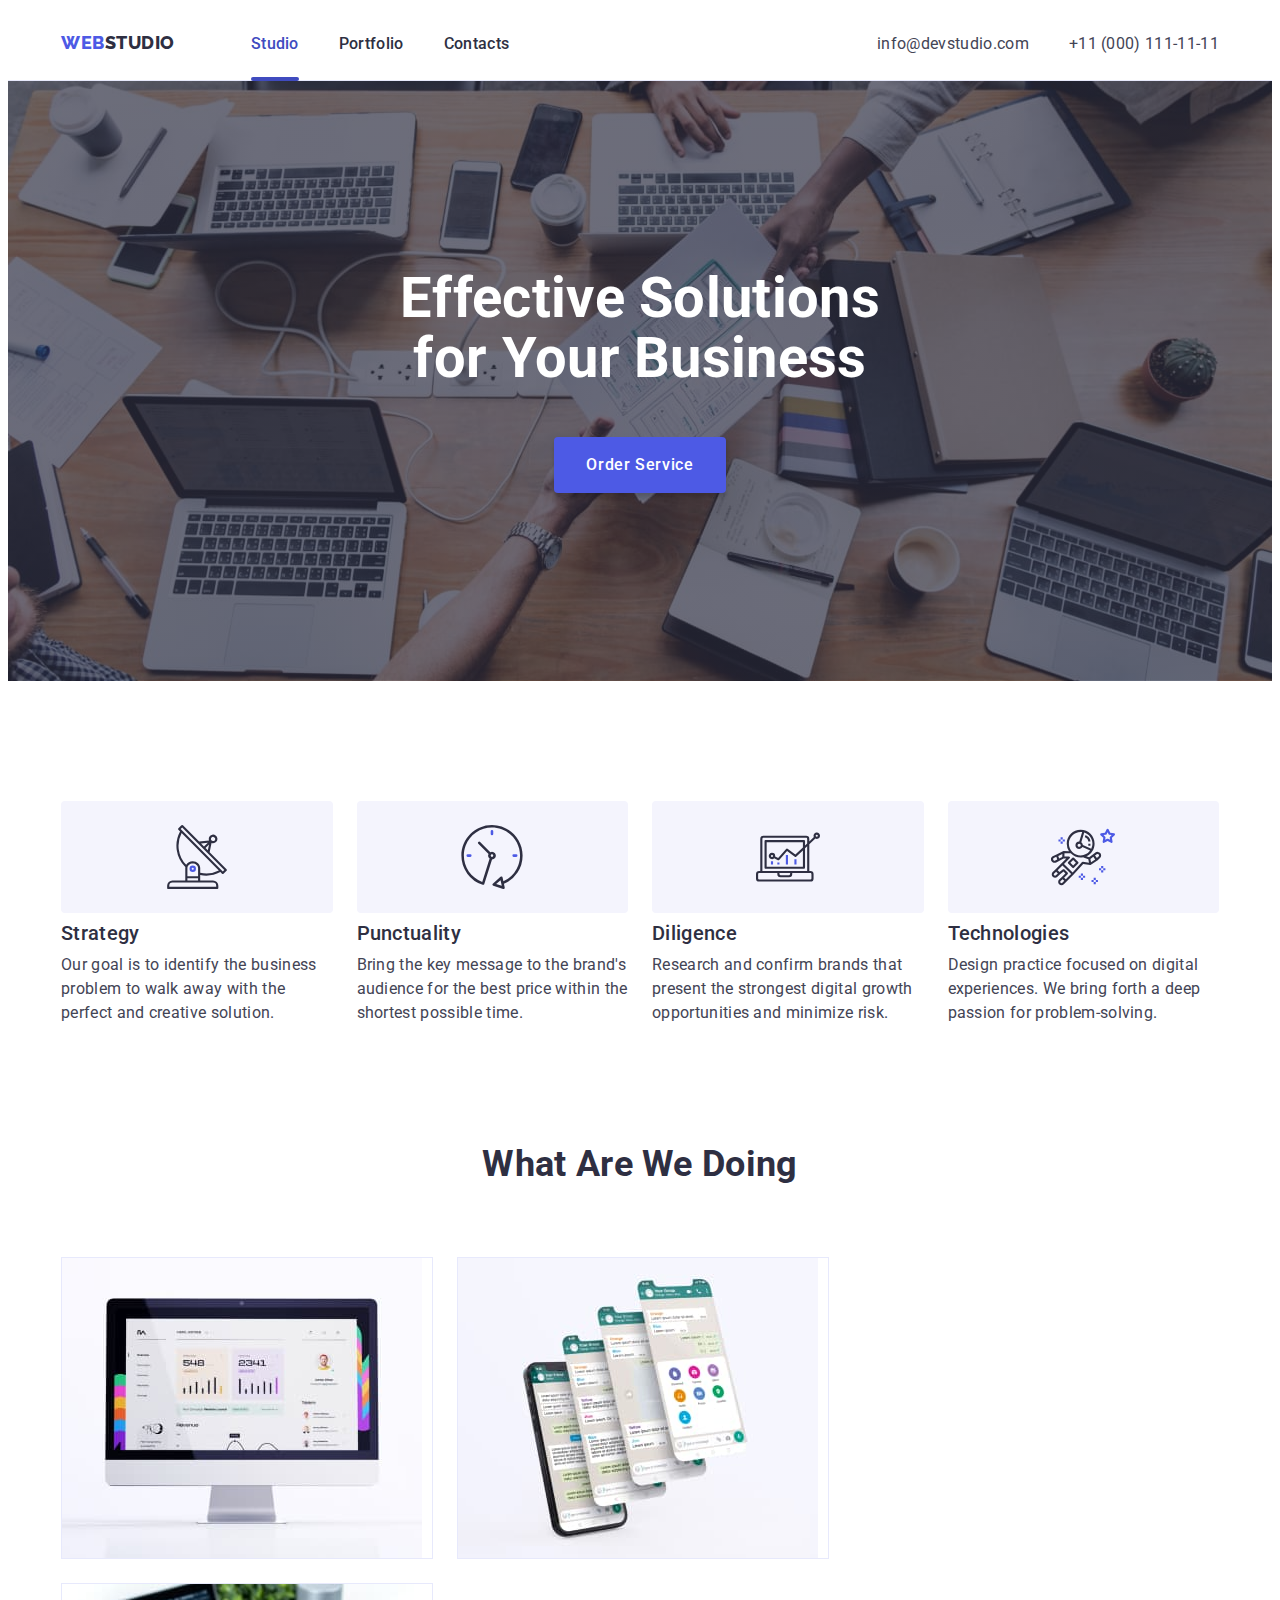
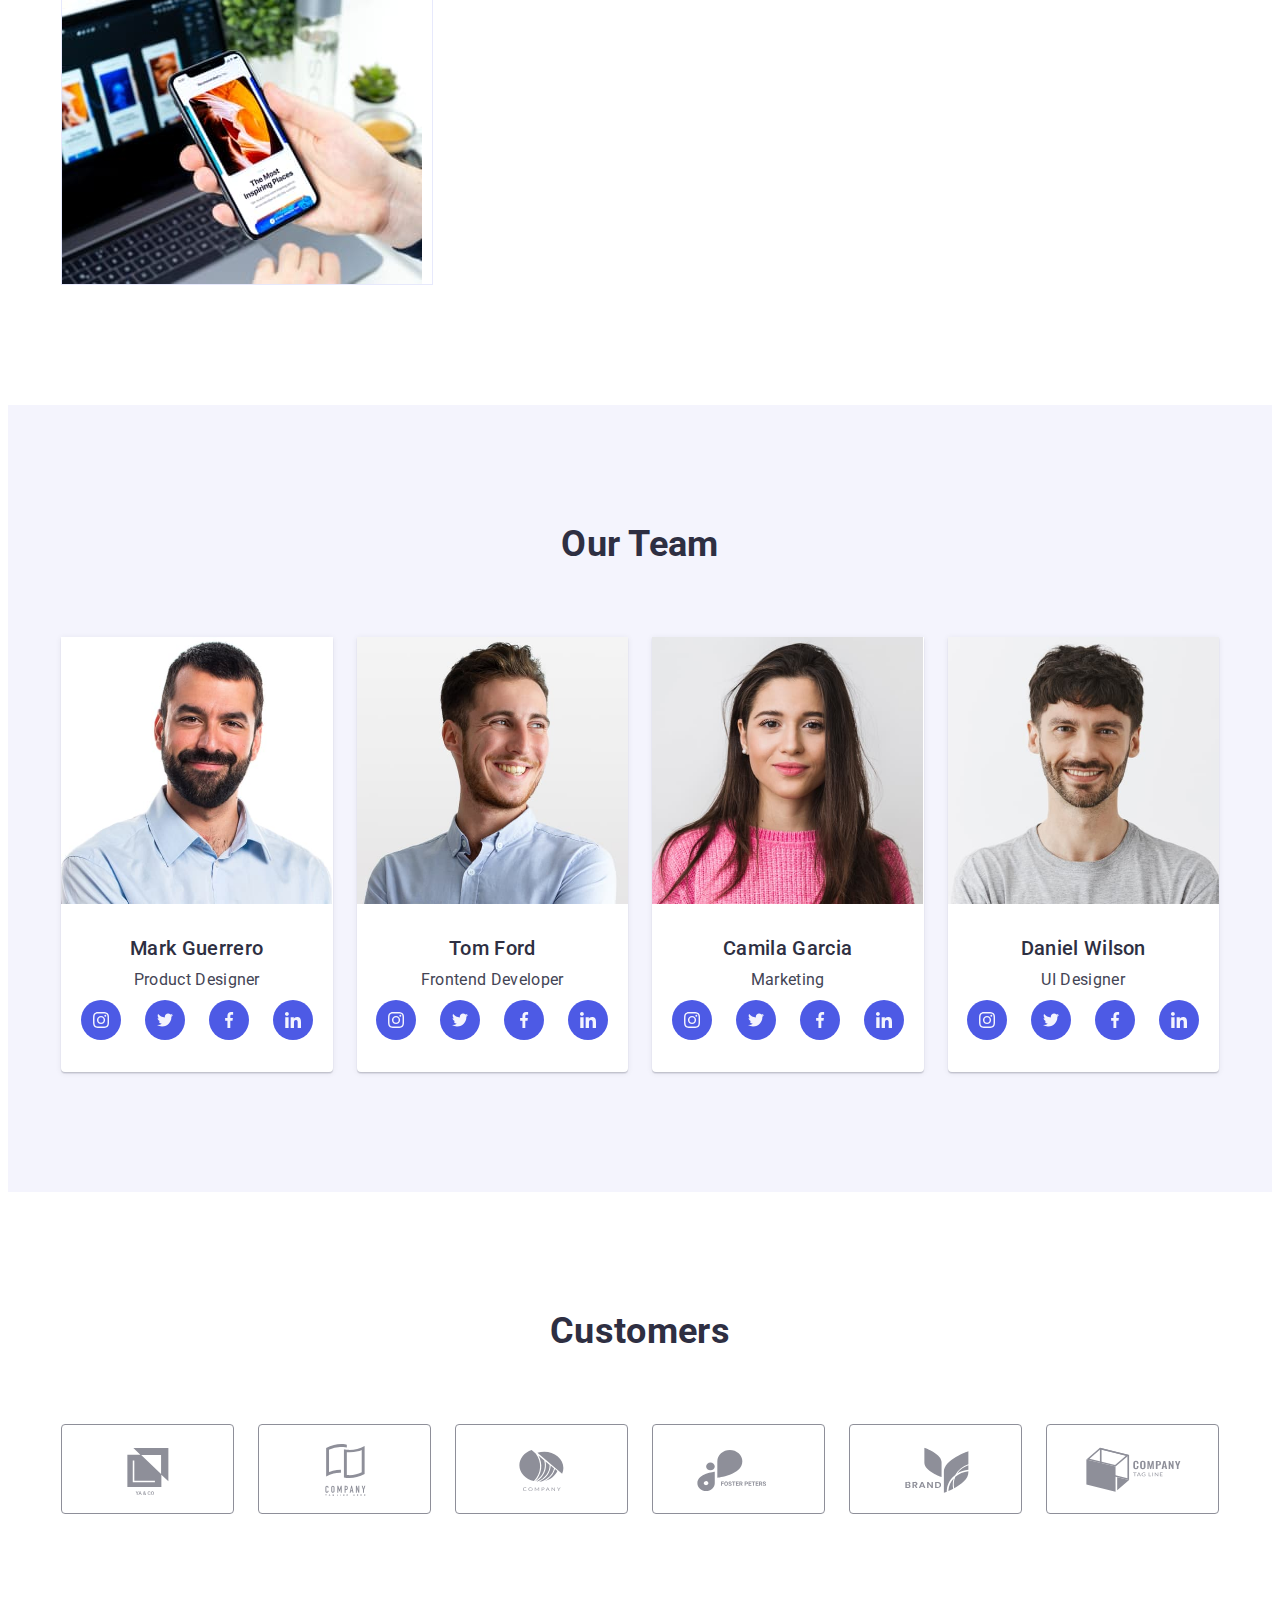
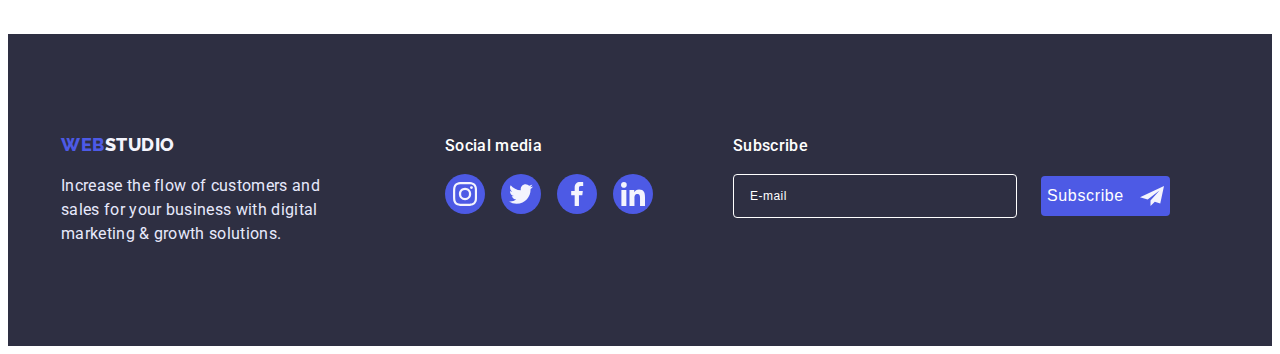
<file: index.html>
<!DOCTYPE html>
<html lang="en">

<head>
    <meta charset="UTF-8">
    <meta http-equiv="X-UA-Compatible" content="IE=edge">
    <meta name="viewport" content="width=device-width, initial-scale=1.0">
    <title>Studio</title>
    <link rel="preconnect" href="https://fonts.googleapis.com">
    <link rel="preconnect" href="https://fonts.gstatic.com" crossorigin>
    <link
        href="https://fonts.googleapis.com/css2?family=Raleway:wght@800&family=Roboto:wght@400;500;700;900&display=swap"
        rel="stylesheet">
    <link rel="stylesheet" href="https://cdnjs.cloudflare.com/ajax/libs/modern-normalize/1.1.0/modern-normalize.min.css"
        integrity="sha512-wpPYUAdjBVSE4KJnH1VR1HeZfpl1ub8YT/NKx4PuQ5NmX2tKuGu6U/JRp5y+Y8XG2tV+wKQpNHVUX03MfMFn9Q=="
        crossorigin="anonymous" referrerpolicy="no-referrer" />
    <link rel="stylesheet" href="./css/styles.css">
</head>

<body>
    <header class="header">
        <div class="container header-container">
            <nav class="header-pagination">
                <a class="logo-header logo link" href="./index.html">Web<span class="logo-hpart">Studio</span></a>
                <ul class="header-list">
                    <li class="header-item">
                        <a class="header-sheet active link" href="./index.html">Studio</a>
                    </li>
                    <li class="header-item">
                        <a class="header-sheet normal link" href="./portfolio.html">Portfolio </a>
                    </li>
                    <li class="header-item">
                        <a class="header-sheet normal link" href="#">Contacts</a>
                    </li>
                </ul>
            </nav>
            <address class="header-address">
                <ul class="address-list">
                    <li class="address-item">
                        <a class="contact link" href="mailto:info@devstudio.com">info@devstudio.com</a>
                    </li>
                    <li class="address-item">
                        <a class="contact link" href="tel:+110001111111">+11 (000) 111-11-11</a>
                    </li>
                </ul>
            </address>
            <div class="header-mob">
                <button class="header-mob-open-bn" data-menu-open type="button">
                    <svg class="header-mob-open-ikon">
                        <use href="./images/ikons.svg#icon-charm_menu-hamburger"></use>
                    </svg>
                </button>
            </div>
        </div>
        <div class="header-mob-menu is-hidden" data-menu>
            <button class="header-mob-close-bn" data-menu-close type="button">
                <svg class="mob-close-ikon">
                    <use href="./images/ikons.svg#icon-close-black"></use>
                </svg>
            </button>
            <ul class="mob-menu-list">
                <li class="mob-menu-item">
                    <a class="mob-menu-sheet link" href="./index.html">Studio</a>
                </li>
                <li class="mob-menu-item">
                    <a class="mob-menu-sheet link" href="./portfolio.html">Portfolio </a>
                </li>
                <li class="mob-menu-item">
                    <a class="mob-menu-sheet link" href="#">Contacts</a>
                </li>
            </ul>
            <div class="mob-contacts">
                <ul class="mob-address-list">
                    <li class="mob-address-item">
                        <a class="mob-contact tel link" href="tel:+110001111111">+11 (000) 111-11-11</a>
                    </li>
                    <li class="mob-address-item">
                        <a class="mob-contact email link" href="mailto:info@devstudio.com">info@devstudio.com</a>
                    </li>
                </ul>
                <ul class="mob-list ikon-list grid-list">
                    <li class="ikon-item">
                        <a class="teem-ikon-bg ikon-bg" href="#" aria-label="instagram">
                            <svg class="ikon">
                                <use href="./images/ikons.svg#icon-instagram"></use>
                            </svg>
                        </a>
                    </li>
                    <li class="ikon-item">
                        <a class="teem-ikon-bg ikon-bg" href="#" aria-label="twitter">
                            <svg class="ikon">
                                <use href="./images/ikons.svg#icon-twitter"></use>
                            </svg>
                        </a>
                    </li>
                    <li class="ikon-item">
                        <a class="teem-ikon-bg ikon-bg" href="#" aria-label="facebook">
                            <svg class="ikon">
                                <use href="./images/ikons.svg#icon-facebook"></use>
                            </svg>
                        </a>
                    </li>
                    <li class="ikon-item">
                        <a class="teem-ikon-bg ikon-bg" href="#" aria-label="linkedin">
                            <svg class="ikon">
                                <use href="./images/ikons.svg#icon-linkedin"></use>
                            </svg>
                        </a>
                    </li>
                </ul>
            </div>
        </div>
    </header>
    <main>
        <section class="hero">
            <div class="container">
                <h1 class="hero-title">
                    Effective Solutions for Your Business
                </h1>
                <button class="hero-button" type="button" data-modal-open>Order Service</button>
            </div>
        </section>
        <section class="possibilities">
            <div class="container">
                <h2 class="possibilities-title visually-hidden">Аbout Us</h2>
                <ul class="possibilities-list grid-list">
                    <li class="possibilities-item grid-item">
                        <div class="possibilities-background">
                            <svg class="possibilities-ikon">
                                <use href="./images/ikons.svg#icon-antenna"></use>
                            </svg>
                        </div>
                        <h3 class="possibilities-subtitle subtitle">Strategy</h3>
                        <p class="possibilities-text">
                            Our goal is to identify the business problem to walk away with the perfect and creative
                            solution.
                        </p>
                    </li>
                    <li class="possibilities-item grid-item">
                        <div class="possibilities-background">
                            <svg class="possibilities-ikon">
                                <use href="./images/ikons.svg#icon-clock"></use>
                            </svg>
                        </div>
                        <h3 class="possibilities-subtitle subtitle">Punctuality</h3>
                        <p class="possibilities-text">
                            Bring the key message to the brand's audience for the best price within the shortest
                            possible time.
                        </p>
                    </li>
                    <li class="possibilities-item grid-item">
                        <div class="possibilities-background">
                            <svg class="possibilities-ikon">
                                <use href="./images/ikons.svg#icon-diagram"></use>
                            </svg>
                        </div>
                        <h3 class="possibilities-subtitle subtitle">Diligence</h3>
                        <p class="possibilities-text">
                            Research and confirm brands that present the strongest digital growth opportunities and
                            minimize risk.
                        </p>
                    </li>
                    <li class="possibilities-item grid-item">
                        <div class="possibilities-background">
                            <svg class="possibilities-ikon">
                                <use href="./images/ikons.svg#icon-astronaut"></use>
                            </svg>
                        </div>
                        <h3 class="possibilities-subtitle subtitle">Technologies</h3>
                        <p class="possibilities-text">
                            Design practice focused on digital experiences. We bring forth a deep passion for
                            problem-solving.
                        </p>
                    </li>
                </ul>
            </div>
        </section>
        <section class="works">
            <div class="container">
                <h2 class="title">What are we doing</h2>
                <ul class="work-list grid-list">
                    <li class="works-item grid-item">
                        <img srcset="./images/pict-studio/desktop-1x.jpg 1x, ./images/pict-studio/desktop-2x.jpg 2x"
                            src="./images/pict-studio/desktop-1x.jpg" alt="letter to James on display" width="360"
                            height="300">
                    </li>
                    <li class="works-item grid-item">
                        <img srcset="./images/pict-studio/mobile-1x.jpg 1x, ./images/pict-studio/mobile-2x.jpg 2x"
                            src="./images/pict-studio/desktop-1x.jpg" alt="letter to James on display" width="360"
                            height="300">
                    </li>
                    <li class="works-item grid-item">
                        <img srcset="./images/pict-studio/synch-1x.jpg 1x, ./images/pict-studio/synch-2x.jpg 2x"
                            src="./images/pict-studio/synch-1x.jpg" alt="man synchronizing mobile with laptop"
                            width="360" height="300">
                    </li>

                </ul>
            </div>
        </section>
        <section class="team">
            <div class="team-container container">
                <h2 class="title">Our Team</h2>
                <ul class="team-list grid-list">
                    <li class="team-item grid-item">
                        <img srcset="
                                            ./images/photo-team-studio/mark-guerrero-1x.jpg 264w,
                                            ./images/photo-team-studio/mark-guerrero-2x.jpg 544w,
                                            ./images/photo-team-studio/mark-guerrero-3x.jpg 792w,
                                            ./images/photo-team-studio/mark-guerrero-4x.jpg 1056w,"
                            src="./images/photo-team-studio/mark-guerrero-1x.jpg" alt="Mark Guerrero photo"
                            sizes="(min-width: 1200px)25vw, (min-width: 768px) 50vw, 100vw">

                        <div class="team-box">
                            <h3 class="subtitle">Mark Guerrero</h3>
                            <p class="team-text">Product Designer</p>
                            <ul class="ikon-list grid-list">
                                <li class="ikon-item">
                                    <a class="ikon-bg" href="#" aria-label="instagram">
                                        <svg class="ikon">
                                            <use href="./images/ikons.svg#icon-instagram"></use>
                                        </svg>
                                    </a>
                                </li>
                                <li class="ikon-item">
                                    <a class="ikon-bg" href="#" aria-label="twitter">
                                        <svg class="ikon">
                                            <use href="./images/ikons.svg#icon-twitter"></use>
                                        </svg>
                                    </a>
                                </li>
                                <li class="ikon-item">
                                    <a class="ikon-bg" href="#" aria-label="facebook">
                                        <svg class="ikon">
                                            <use href="./images/ikons.svg#icon-facebook"></use>
                                        </svg>
                                    </a>
                                </li>
                                <li class="ikon-item">
                                    <a class="ikon-bg" href="#" aria-label="linkedin">
                                        <svg class="ikon">
                                            <use href="./images/ikons.svg#icon-linkedin"></use>
                                        </svg>
                                    </a>
                                </li>
                            </ul>
                        </div>
                    <li class="team-item grid-item">
                        <img srcset="
                                            ./images/photo-team-studio/tom-ford-1x.jpg 264w,
                                            ./images/photo-team-studio/tom-ford-2x.jpg 544w,
                                            ./images/photo-team-studio/tom-ford-3x.jpg 792w,
                                            ./images/photo-team-studio/tom-ford-4x.jpg 1056w,"
                            src="./images/photo-team-studio/tom-ford-1x.jpg" alt="Tom Ford photo"
                            sizes="(min-width: 1200px)25vw, (min-width: 768px) 50vw, 100vw">

                        <div class="team-box">
                            <h3 class="subtitle">Tom Ford</h3>
                            <p class="team-text">Frontend Developer</p>
                            <ul class="ikon-list grid-list">
                                <li class="ikon-item">
                                    <a class="ikon-bg" href="#" aria-label="instagram">
                                        <svg class="ikon">
                                            <use href="./images/ikons.svg#icon-instagram"></use>
                                        </svg>
                                    </a>
                                </li>
                                <li class="ikon-item">
                                    <a class="ikon-bg" href="#" aria-label="twitter">
                                        <svg class="ikon">
                                            <use href="./images/ikons.svg#icon-twitter"></use>
                                        </svg>
                                    </a>
                                </li>
                                <li class="ikon-item">
                                    <a class="ikon-bg" href="#" aria-label="facebook">
                                        <svg class="ikon">
                                            <use href="./images/ikons.svg#icon-facebook"></use>
                                        </svg>
                                    </a>
                                </li>
                                <li class="ikon-item">
                                    <a class="ikon-bg" href="#" aria-label="linkedin">
                                        <svg class="ikon">
                                            <use href="./images/ikons.svg#icon-linkedin"></use>
                                        </svg>
                                    </a>
                                </li>
                            </ul>
                        </div>
                    </li>
                    <li class="team-item grid-item">
                        <img srcset="./images/photo-team-studio/camila-garcia-1x.jpg 264w,
                                                                    ./images/photo-team-studio/camila-garcia-2x.jpg 544w,
                                                                    ./images/photo-team-studio/camila-garcia-3x.jpg 792w,
                                                                    ./images/photo-team-studio/camila-garcia-4x.jpg 1056w,"
                            src="./images/photo-team-studio/camila-garcia-1x.jpg" alt="Camila Garcia photo"
                            sizes="(min-width: 1200px)25vw, (min-width: 768px) 50vw, 100vw">

                        <div class="team-box">
                            <h3 class="subtitle">Camila Garcia</h3>
                            <p class="team-text">Marketing</p>
                            <ul class="ikon-list grid-list">
                                <li class="ikon-item">
                                    <a class="ikon-bg" href="#" aria-label="instagram">
                                        <svg class="ikon">
                                            <use href="./images/ikons.svg#icon-instagram"></use>
                                        </svg>
                                    </a>
                                </li>
                                <li class="ikon-item">
                                    <a class="ikon-bg" href="#" aria-label="twitter">
                                        <svg class="ikon">
                                            <use href="./images/ikons.svg#icon-twitter"></use>
                                        </svg>
                                    </a>
                                </li>
                                <li class="ikon-item">
                                    <a class="ikon-bg" href="#" aria-label="facebook">
                                        <svg class="ikon">
                                            <use href="./images/ikons.svg#icon-facebook"></use>
                                        </svg>
                                    </a>
                                </li>
                                <li class="ikon-item">
                                    <a class="ikon-bg" href="#" aria-label="linkedin">
                                        <svg class="ikon">
                                            <use href="./images/ikons.svg#icon-linkedin"></use>
                                        </svg>
                                    </a>
                                </li>
                            </ul>
                        </div>
                    </li>
                    <li class="team-item grid-item">
                        <img srcset="./images/photo-team-studio/daniel-wilson-1x.jpg 264w,
                                            ./images/photo-team-studio/daniel-wilson-2x.jpg 544w,
                                            ./images/photo-team-studio/daniel-wilson-3x.jpg 792w,
                                            ./images/photo-team-studio/daniel-wilson-4x.jpg 1056w,"
                            src="./images/photo-team-studio/daniel-wilson-1x.jpg" alt="Daniel Wilson photo"
                            sizes="(min-width: 1200px)25vw, (min-width: 768px) 50vw, 100vw">

                        <div class="team-box">
                            <h3 class="subtitle">Daniel Wilson</h3>
                            <p class="team-text">UI Designer</p>
                            <ul class="ikon-list grid-list">
                                <li class="ikon-item">
                                    <a class="ikon-bg" href="#" aria-label="instagram">
                                        <svg class="ikon">
                                            <use href="./images/ikons.svg#icon-instagram"></use>
                                        </svg>
                                    </a>
                                </li>
                                <li class="ikon-item">
                                    <a class="ikon-bg" href="#" aria-label="twitter">
                                        <svg class="ikon">
                                            <use href="./images/ikons.svg#icon-twitter"></use>
                                        </svg>
                                    </a>
                                </li>
                                <li class="ikon-item">
                                    <a class="ikon-bg" href="#" aria-label="facebook">
                                        <svg class="ikon">
                                            <use href="./images/ikons.svg#icon-facebook"></use>
                                        </svg>
                                    </a>
                                </li>
                                <li class="ikon-item">
                                    <a class="ikon-bg" href="#" aria-label="linkedin">
                                        <svg class="ikon">
                                            <use href="./images/ikons.svg#icon-linkedin"></use>
                                        </svg>
                                    </a>
                                </li>
                            </ul>
                        </div>
                    </li>
                </ul>
            </div>
        </section>
        <section class="customers">
            <div class="customers-container container">
                <h2 class="title">Customers</h2>
                <ul class="customers-list grid-list">
                    <li class="customers-item grid-item">
                        <a class="customers-link" href="#" aria-label="company YA & CO">
                            <svg class="customers-ikon">
                                <use href="./images/ikons.svg#icon-ya-co"></use>
                            </svg>
                        </a>
                    </li>
                    <li class="customers-item grid-item">
                        <a class="customers-link" href="#" aria-label="company Tag Line Here">
                            <svg class="customers-ikon">
                                <use href="./images/ikons.svg#icon-tagline-here"></use>
                            </svg>
                        </a>
                    </li>
                    <li class="customers-item grid-item">
                        <a class="customers-link" href="#" aria-label="company Company">
                            <svg class="customers-ikon">
                                <use href="./images/ikons.svg#icon-company"></use>
                            </svg>
                        </a>
                    </li>
                    <li class="customers-item grid-item">
                        <a class="customers-link" href="#" aria-label="company Foster Peter">
                            <svg class="customers-ikon">
                                <use href="./images/ikons.svg#icon-forester-peters"></use>
                            </svg>
                        </a>
                    </li>
                    <li class="customers-item grid-item">
                        <a class="customers-link" href="#" aria-label="company Brend">
                            <svg class="customers-ikon">
                                <use href="./images/ikons.svg#icon-brand"></use>
                            </svg>
                        </a>
                    </li>
                    <li class="customers-item grid-item">
                        <a class="customers-link" href="#" aria-label="company Tag Line">
                            <svg class="customers-ikon">
                                <use href="./images/ikons.svg#icon-tag-line"></use>
                            </svg>
                        </a>
                    </li>
                </ul>
            </div>
        </section>
    </main>
    <footer class="footer">
        <div class="footer-container container">
            <div class="footer-offer">
                <a href="./index.html" class="logo-footer logo link">Web<span class="logo-fpart">Studio</span></a>
                <p class="footer-text">
                    Increase the flow of customers and sales for your business with digital marketing & growth
                    solutions.
                </p>
            </div>
            <div class="footer-social">
                <p class="footer-ikon-title">
                    Social media
                </p>
                <ul class="footer-ikon-list grid-list">
                    <li class="grid-item">
                        <a class="footer-bg ikon-bg" href="#" aria-label="instagram">
                            <svg class="footer-ikon">
                                <use href="./images/ikons.svg#icon-instagram"></use>
                            </svg>
                        </a>
                    </li>
                    <li class="grid-item">
                        <a class="footer-bg ikon-bg" href="#" aria-label="twitter">
                            <svg class="footer-ikon">
                                <use href="./images/ikons.svg#icon-twitter"></use>
                            </svg>
                        </a>
                    </li>
                    <li class="grid-item">
                        <a class="footer-bg ikon-bg" href="#" aria-label="facebook">
                            <svg class="footer-ikon">
                                <use href="./images/ikons.svg#icon-facebook"></use>
                            </svg>
                        </a>
                    </li>
                    <li class="grid-item">
                        <a class="footer-bg ikon-bg" href="#" aria-label="linkedin">
                            <svg class="footer-ikon">
                                <use href="./images/ikons.svg#icon-linkedin"></use>
                            </svg>
                        </a>
                    </li>
                </ul>
            </div>
            <div class="footer-send">
                <p class="footer-ikon-title">
                    Subscribe</p>
                <form class="footer-send-box">
                    <label class="send-wrap">
                        <input class="send-input" name="user-name" type="text" placeholder="E-mail" />
                    </label>
                    <button class="footer-btn" type="submit">Subscribe<svg class="footer-ikon">
                            <use href="./images/ikons.svg#icon-airplane"></use>
                        </svg></button>
                </form>
            </div>
        </div>
    </footer>
    <div class="backdrop is-hidden" data-modal>
        <div class="modal">
            <button class="close-btn" type="button" data-modal-close>
                <svg class="close-btn-ikon">
                    <use href="./images/ikons.svg#icon-close-black"></use>
                </svg>
            </button>
            <p class="modal-headline">Leave your contacts and we will call you back</p>
            <form class="modal-form">
                <label>
                    <span class="modal-subtitle">Name</span>
                    <span class="input-wrap">
                        <input class="modal-input" name="user-name" type="text" required minlength="2" maxlength="20" />
                        <svg class="modal-ikon">
                            <use href="./images/ikons.svg#icon-name"></use>
                        </svg>
                    </span>
                </label>
                <label>
                    <span class="modal-subtitle">Phone</span>
                    <span class="input-wrap">
                        <input class="modal-input" name="user-name" type="text" required />
                        <svg class="modal-ikon">
                            <use href="./images/ikons.svg#icon-phone"></use>
                        </svg>
                    </span>
                </label>
                <label>
                    <span class="modal-subtitle">Email</span>
                    <span class="input-wrap">
                        <input class="modal-input" name="user-name" type="text" />
                        <svg class="modal-ikon">
                            <use href="./images/ikons.svg#icon-email"></use>
                        </svg>
                    </span>
                </label>
                <div class="modal-field">
                    <label class="modal-subtitle" for="user-text">Comment</label>
                    <textarea class="modal-textarea" id="user-text" name="user-text"
                        placeholder="Text input"></textarea>
                </div>
                <div class="modal-chek">
                    <input class="input-check visually-hidden" id="input-check" name="user-check" type="checkbox"
                        value="true" />
                    <label class="check-text" for="input-check">
                        <span>
                            <svg width="10" height="8">
                                <use href="./images/ikons.svg#icon-vector">
                                </use>
                            </svg>
                        </span>
                        I accept the terms and conditions of the<a class="check-text-input" href="#">Privacy
                            Policy</a>
                    </label>
                </div>
                <button class="modal-btn" type="submit">Send</button>
            </form>
        </div>
    </div>
    <script src="./js/modul.js">
    </script>
    <script src="./js/menu.js">
    </script>
</body>

</html>
</file>
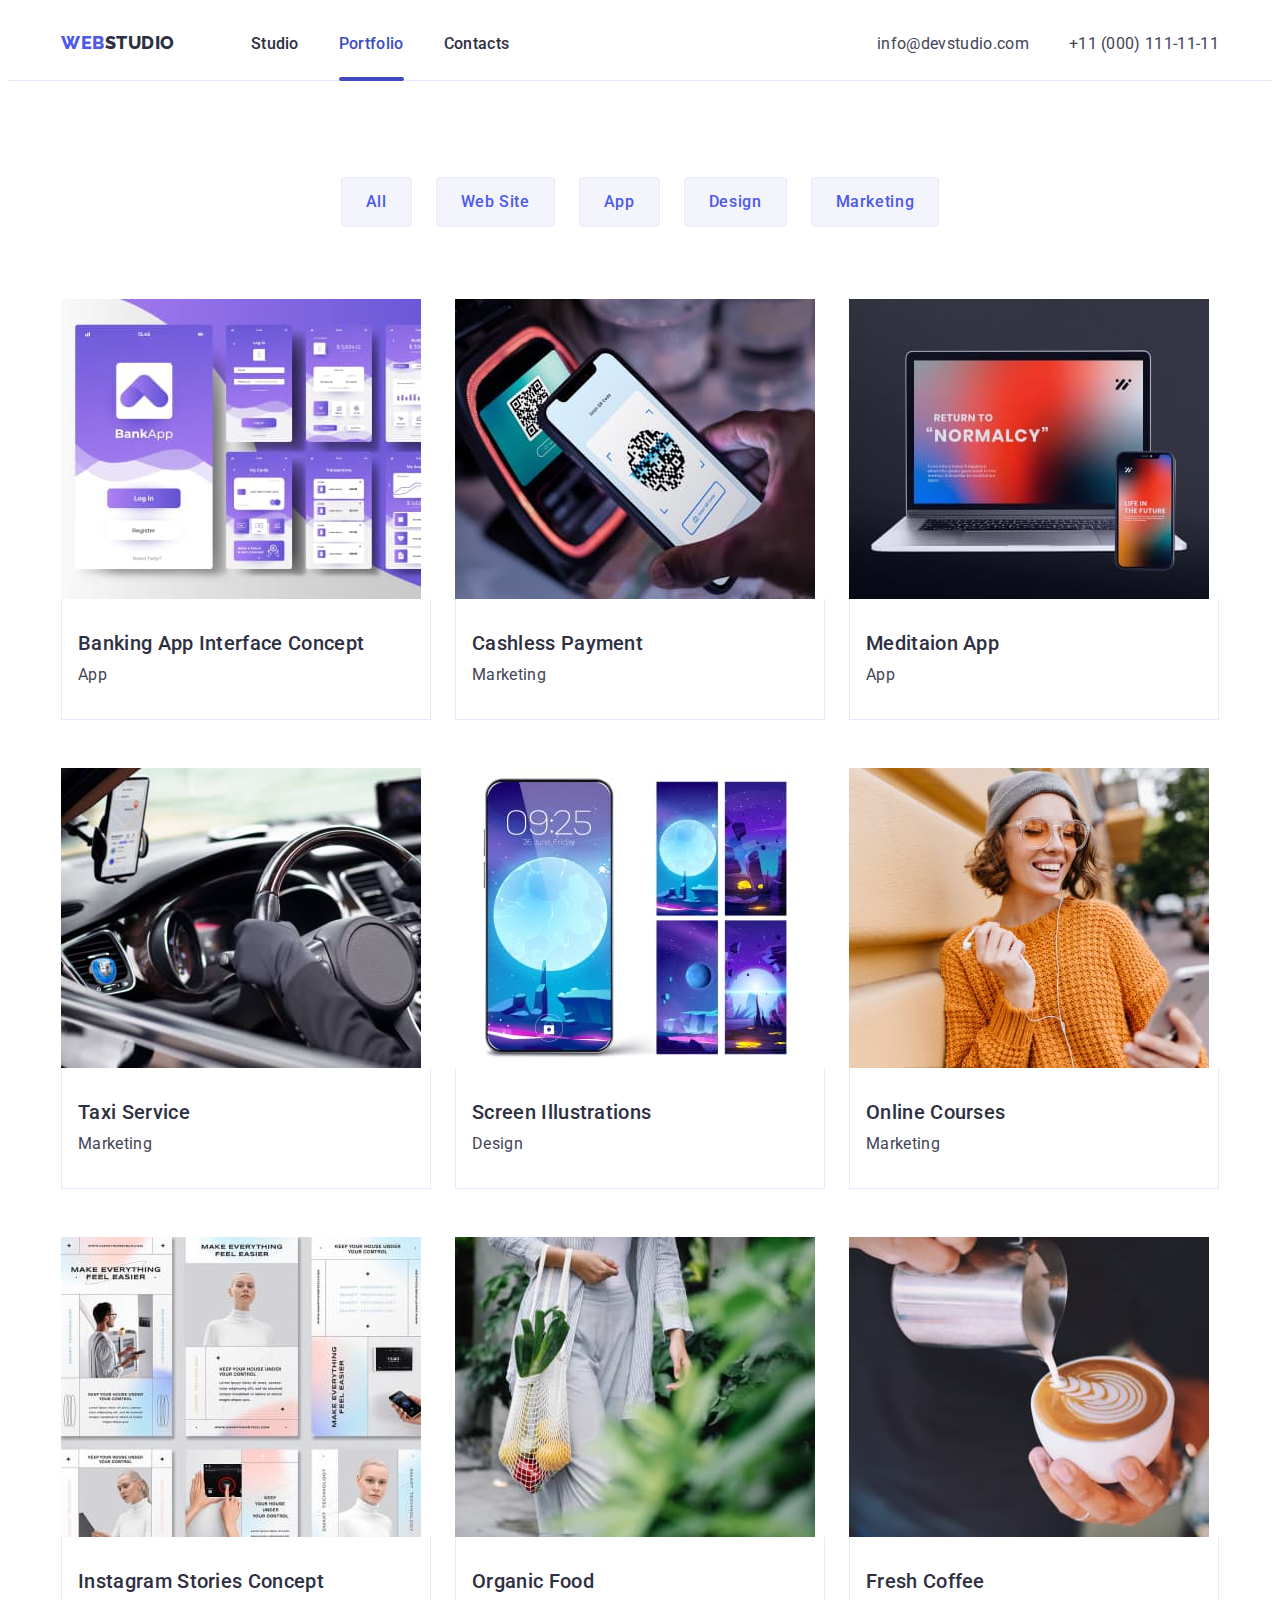
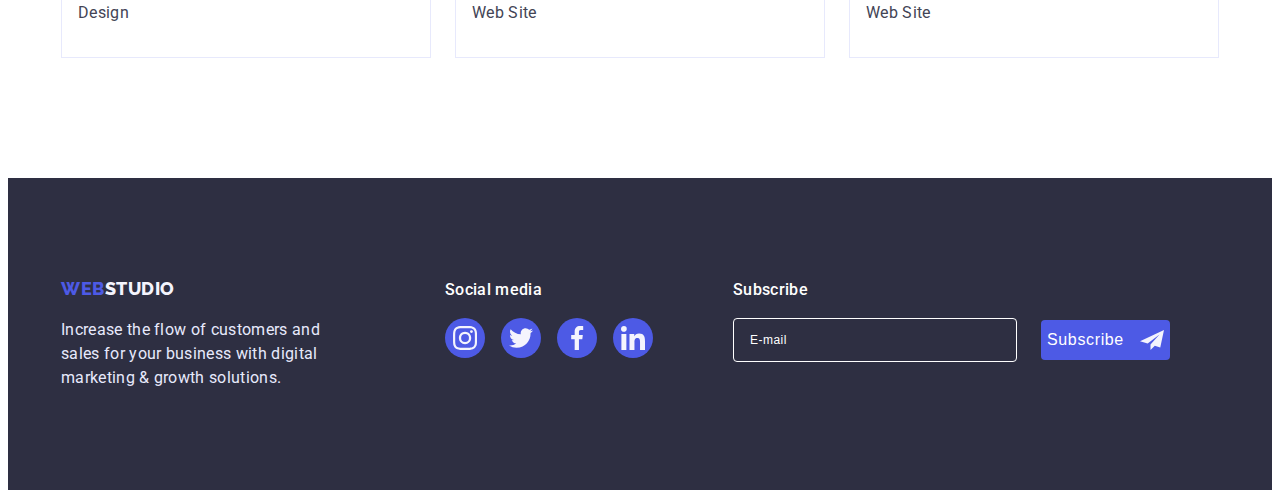
<file: portfolio.html>
<!DOCTYPE html>
<html lang="en">

<head>
    <meta charset="UTF-8">
    <meta http-equiv="X-UA-Compatible" content="IE=edge">
    <meta name="viewport" content="width=device-width, initial-scale=1.0">
    <title>Studio</title>
    <link rel="preconnect" href="https://fonts.googleapis.com">
    <link rel="preconnect" href="https://fonts.gstatic.com" crossorigin>
    <link
        href="https://fonts.googleapis.com/css2?family=Raleway:wght@800&family=Roboto:wght@400;500;700;900&display=swap"
        rel="stylesheet">
    <link rel="stylesheet" href="https://cdnjs.cloudflare.com/ajax/libs/modern-normalize/1.1.0/modern-normalize.min.css"
        integrity="sha512-wpPYUAdjBVSE4KJnH1VR1HeZfpl1ub8YT/NKx4PuQ5NmX2tKuGu6U/JRp5y+Y8XG2tV+wKQpNHVUX03MfMFn9Q=="
        crossorigin="anonymous" referrerpolicy="no-referrer" />
    <link rel="stylesheet" href="./css/styles.css">
</head>

<body>
    <header class="header">
        <div class="container header-container">
            <nav class="header-pagination">
                <a class="logo-header logo link" href="./index.html">Web<span class="logo-hpart">Studio</span></a>
                <ul class="header-list">
                    <li class="header-item">
                        <a class="header-sheet normal link" href="./index.html">Studio</a>
                    </li>
                    <li class="header-item">
                        <a class="header-sheet active link" href="./portfolio.html">Portfolio </a>
                    </li>
                    <li class="header-item">
                        <a class="header-sheet normal link" href="#">Contacts</a>
                    </li>
                </ul>
            </nav>
            <address class="header-address">
                <ul class="address-list">
                    <li class="address-item">
                        <a class="contact link" href="mailto:info@devstudio.com">info@devstudio.com</a>
                    </li>
                    <li class="address-item">
                        <a class="contact link" href="tel:+110001111111">+11 (000) 111-11-11</a>
                    </li>
                </ul>
            </address>
            <div class="header-mob">
                <button class="header-mob-open-bn" data-menu-open type="button">
                    <svg class="header-mob-open-ikon">
                        <use href="./images/ikons.svg#icon-charm_menu-hamburger"></use>
                    </svg>
                </button>
            </div>
        </div>
        <div class="header-mob-menu is-hidden" data-menu>
            <button class="header-mob-close-bn" data-menu-close type="button">
                <svg class="mob-close-ikon">
                    <use href="./images/ikons.svg#icon-close-black"></use>
                </svg>
            </button>
            <ul class="mob-menu-list">
                <li class="mob-menu-item">
                    <a class="mob-menu-sheet link" href="./index.html">Studio</a>
                </li>
                <li class="mob-menu-item">
                    <a class="mob-menu-sheet link" href="./portfolio.html">Portfolio </a>
                </li>
                <li class="mob-menu-item">
                    <a class="mob-menu-sheet link" href="#">Contacts</a>
                </li>
            </ul>
            <div class="mob-contacts">
                <ul class="mob-address-list">
                    <li class="mob-address-item">
                        <a class="mob-contact tel link" href="tel:+110001111111">+11 (000) 111-11-11</a>
                    </li>
                    <li class="mob-address-item">
                        <a class="mob-contact email link" href="mailto:info@devstudio.com">info@devstudio.com</a>
                    </li>
                </ul>
                <ul class="mob-list ikon-list grid-list">
                    <li class="ikon-item">
                        <a class="teem-ikon-bg ikon-bg" href="#" aria-label="instagram">
                            <svg class="ikon">
                                <use href="./images/ikons.svg#icon-instagram"></use>
                            </svg>
                        </a>
                    </li>
                    <li class="ikon-item">
                        <a class="teem-ikon-bg ikon-bg" href="#" aria-label="twitter">
                            <svg class="ikon">
                                <use href="./images/ikons.svg#icon-twitter"></use>
                            </svg>
                        </a>
                    </li>
                    <li class="ikon-item">
                        <a class="teem-ikon-bg ikon-bg" href="#" aria-label="facebook">
                            <svg class="ikon">
                                <use href="./images/ikons.svg#icon-facebook"></use>
                            </svg>
                        </a>
                    </li>
                    <li class="ikon-item">
                        <a class="teem-ikon-bg ikon-bg" href="#" aria-label="linkedin">
                            <svg class="ikon">
                                <use href="./images/ikons.svg#icon-linkedin"></use>
                            </svg>
                        </a>
                    </li>
                </ul>
            </div>
        </div>
    </header>
    <main>
        <section class="portfolio">
            <div class="container">
                <h1 class="portfolio-title visually-hidden">Our Portfolio</h1>
                <ul class="filter-list">
                    <li class="filter-item">
                        <button class="filter-btn" type="button">All</button>
                    </li>
                    <li class="filter-item">
                        <button class="filter-btn" type="button">Web Site</button>
                    </li>
                    <li class="filter-item">
                        <button class="filter-btn" type="button">App</button>
                    </li>
                    <li class="filter-item">
                        <button class="filter-btn" type="button">Design</button>
                    </li>
                    <li class="filter-item">
                        <button class="filter-btn" type="button">Marketing</button>
                    </li>
                </ul>
                <ul class="project-card-list  grid-list">
                    <li class="project-card-item grid-item">
                        <div class="project-card-popup">
                            <img src="./images/pict-portfopio/banking-app.jpg" alt="images of banking applications"
                                width="360">
                            <p class="project-card-popup-text">14 Stylish and User-Friendly App Design Concepts · Task
                                Manager App · Calorie Tracker App
                                · Exotic Fruit Ecommerce App ·
                                Cloud Storage App</p>
                        </div>
                        <div class="project-card-box">
                            <h2 class="subtitle">Banking App Interface Concept</h2>
                            <p class="project-card-text">App</p>
                        </div>
                    </li>
                    <li class="project-card-item grid-item">
                        <div class="project-card-popup">
                            <img src="./images/pict-portfopio/cashless-payment.jpg"
                                alt="Cashless payment using a mobile phone" width="360">
                            <p class="project-card-popup-text">14 Stylish and User-Friendly App Design Concepts · Task
                                Manager App · Calorie Tracker App
                                · Exotic Fruit Ecommerce App ·
                                Cloud Storage App</p>
                        </div>
                        <div class="project-card-box">
                            <h2 class="subtitle">Cashless Payment</h2>
                            <p class=" project-card-text">Marketing</p>
                        </div>
                    </li>
                    <li class=" project-card-item grid-item">
                        <div class="project-card-popup"><img src="./images/pict-portfopio/meditaion-app.jpg"
                                alt="meditation apps on mobile and laptop" width="360">
                            <p class="project-card-popup-text">14 Stylish and User-Friendly App Design Concepts · Task
                                Manager App · Calorie Tracker App
                                · Exotic Fruit Ecommerce App ·
                                Cloud Storage App</p>
                        </div>
                        <div class="project-card-box">
                            <h2 class="subtitle">Meditaion App</h2>
                            <p class=" project-card-text">App</p>
                        </div>
                    </li>
                    <li class="project-card-item grid-item">
                        <div class="project-card-popup"><img src="./images/pict-portfopio/taxi-service.jpg"
                                alt="driver driving a car" width="360">
                            <p class="project-card-popup-text">14 Stylish and User-Friendly App Design Concepts · Task
                                Manager App · Calorie Tracker App
                                · Exotic Fruit Ecommerce App ·
                                Cloud Storage App</p>
                        </div>
                        <div class="project-card-box">
                            <h2 class="subtitle">Taxi Service</h2>
                            <p class=" project-card-text">Marketing</p>
                        </div>
                    </li>
                    <li class=" project-card-item grid-item">
                        <div class="project-card-popup"><img src="./images/pict-portfopio/screen-illustrations.jpg"
                                alt="various mobile phone screensavers" width="360">
                            <p class="project-card-popup-text">14 Stylish and User-Friendly App Design Concepts · Task
                                Manager App · Calorie Tracker App
                                · Exotic Fruit Ecommerce App ·
                                Cloud Storage App</p>
                        </div>
                        <div class="project-card-box">
                            <h2 class="subtitle">Screen Illustrations</h2>
                            <p class=" project-card-text">Design</p>
                        </div>
                    </li>
                    <li class="project-card-item grid-item">
                        <div class="project-card-popup"><img src="./images/pict-portfopio/online-courses.jpg"
                                alt="girl teaches online courses on the mobil" width="360">
                            <p class="project-card-popup-text">14 Stylish and User-Friendly App Design Concepts · Task
                                Manager App · Calorie Tracker App
                                · Exotic Fruit Ecommerce App ·
                                Cloud Storage App</p>
                        </div>
                        <div class="project-card-box">
                            <h2 class="subtitle">Online Courses</h2>
                            <p class=" project-card-text">Marketing</p>
                        </div>
                    </li>
                    <li class="project-card-item grid-item">
                        <div class="project-card-popup"><img src="./images/pict-portfopio/instagram-stories.jpg"
                                alt="multiple instagram story concepts" width="360">
                            <p class="project-card-popup-text">14 Stylish and User-Friendly App Design Concepts · Task
                                Manager App · Calorie Tracker App
                                · Exotic Fruit Ecommerce App ·
                                Cloud Storage App</p>
                        </div>
                        <div class="project-card-box">
                            <h2 class="subtitle">Instagram Stories Concept</h2>
                            <p class="project-card-text">Design</p>
                        </div>
                    </li>
                    <li class="project-card-item grid-item">
                        <div class="project-card-popup"><img src="./images/pict-portfopio/organic-food.jpg"
                                alt="girl teaches online courses on the mobil" width="360">
                            <p class="project-card-popup-text">14 Stylish and User-Friendly App Design Concepts · Task
                                Manager App · Calorie Tracker App
                                · Exotic Fruit Ecommerce App ·
                                Cloud Storage App</p>
                        </div>
                        <div class="project-card-box">
                            <h2 class="subtitle">Organic Food</h2>
                            <p class=" project-card-text">Web Site</p>
                        </div>
                    </li>
                    <li class="project-card-item grid-item">
                        <div class="project-card-popup"><img src="./images/pict-portfopio/fresh-coffee.jpg"
                                alt="multiple instagram story concepts" width="360">
                            <p class="project-card-popup-text">14 Stylish and User-Friendly App Design Concepts · Task
                                Manager App · Calorie Tracker App
                                · Exotic Fruit Ecommerce App ·
                                Cloud Storage App</p>
                        </div>
                        <div class="project-card-box">
                            <h2 class="subtitle">Fresh Coffee</h2>
                            <p class="project-card-text">Web Site</p>
                        </div>
                    </li>
                </ul>
            </div>
        </section>
    </main>
    <footer class="footer">
        <div class="footer-container container">
            <div class="footer-offer">
                <a href="./index.html" class="logo-footer logo link">Web<span class="logo-fpart">Studio</span></a>
                <p class="footer-text">
                    Increase the flow of customers and sales for your business with digital marketing & growth
                    solutions.
                </p>
            </div>
            <div class="footer-social">
                <p class="footer-ikon-title">
                    Social media
                </p>
                <ul class="footer-ikon-list grid-list">
                    <li class="grid-item">
                        <a class="footer-bg ikon-bg" href="#" aria-label="instagram">
                            <svg class="footer-ikon">
                                <use href="./images/ikons.svg#icon-instagram"></use>
                            </svg>
                        </a>
                    </li>
                    <li class="grid-item">
                        <a class="footer-bg ikon-bg" href="#" aria-label="twitter">
                            <svg class="footer-ikon">
                                <use href="./images/ikons.svg#icon-twitter"></use>
                            </svg>
                        </a>
                    </li>
                    <li class="grid-item">
                        <a class="footer-bg ikon-bg" href="#" aria-label="facebook">
                            <svg class="footer-ikon">
                                <use href="./images/ikons.svg#icon-facebook"></use>
                            </svg>
                        </a>
                    </li>
                    <li class="grid-item">
                        <a class="footer-bg ikon-bg" href="#" aria-label="linkedin">
                            <svg class="footer-ikon">
                                <use href="./images/ikons.svg#icon-linkedin"></use>
                            </svg>
                        </a>
                    </li>
                </ul>
            </div>
            <div class="footer-send">
                <p class="footer-ikon-title">
                    Subscribe</p>
                <form class="footer-send-box">
                    <label class="send-wrap">
                        <input class="send-input" name="user-name" type="text" placeholder="E-mail" />
                    </label>
                    <button class="footer-btn" type="submit">Subscribe<svg class="footer-ikon">
                            <use href="./images/ikons.svg#icon-airplane"></use>
                        </svg></button>
                </form>
            </div>
        </div>
    </footer>
    <script src="./js/menu.js">
    </script>
</body>

</html>
</file>
<file: css/styles.css>
/*!                         General                 */

:root {
  /**                         Color                 */

  --ctas: #4d5ae5;
  --focused: #4d5ae5;
  --active-states: #4d5ae5;
  --links: #4d5ae5;

  --ctas-active: #404bbf;

  --headings: #2e2f42;
  --shadows: #2e2f42;
  --overlays: #2e2f42;
  --overlay: #2e2f42;
  --hero-image-bg: #2e2f42;

  --footer-ikon-bg-normal: rgba(255, 255, 255, 0.1);

  --success-messages: #31d0aa;

  --body-text: #434455;

  --helper-text: #8e8f99;
  --deemphasized-text: #8e8f99;

  --backdrop: rgba(46, 47, 66, 0.4);

  --accent-color: #e7e9fc;
  --hairlines: #e7e9fc;
  --subtle-bg: #e7e9fc;

  --light-mode-bg: #f4f4fd;
  --light-mode-dialogs: #f4f4fd;
  --light-mode-alerts: #f4f4fd;

  --modal-bg: #fcfcfc;

  --header: #ffffff;
  --team-card-bg: #ffffff;

  --bg-grad: linear-gradient(rgba(46, 47, 66, 0.7), rgba(46, 47, 66, 0.7));

  /**                         Gallary                 */

  --gap: 24px;
  --carts: 4;
}

/**                         Reset                   */

h1,
h2,
h3,
h4,
p {
  margin: 0;
}

ul {
  padding-left: 0;
  margin: 0;
  list-style: none;
}

img {
  display: block;
  max-width: 100%;
  height: auto;
}

/**                       Bases                      */

body {
  font-family: Roboto, sans-serif;
  line-height: 1.5;
  letter-spacing: 0.02em;
  color: var(--body-text);
  background-color: var(--team-card-bg);
}

.no-scroll {
  overflow: hidden;
}

/**                     Components                   */

.container {
  width: 100%;
  max-width: 428px;
  padding: 0 15px;
  margin: 0 auto;
}

@media screen and (min-width: 768px) {
  .container {
    max-width: 768px;
  }
}
@media screen and (min-width: 1200px) {
  .container {
    max-width: 1158px;
  }
}

.link {
  text-decoration: none;
}

.logo {
  font-family: Raleway, sans-serif;
  font-weight: 800;
  font-size: 18px;
  line-height: 1.2;
  letter-spacing: 0.03em;
  text-transform: uppercase;
  color: var(--links);
}
.visually-hidden {
  position: absolute;
  width: 1px;
  height: 1px;
  margin: -1px;
  border: 0;
  padding: 0;
  white-space: nowrap;
  clip-path: inset(100%);
  clip: rect(0 0 0 0);
  overflow: hidden;
}

.title {
  margin-bottom: 72px;
  text-align: center;
  font-size: 36px;
  line-height: 1.11;
  text-transform: capitalize;
  color: var(--headings);
}

.subtitle {
  margin-bottom: 8px;
  font-weight: 500;
  font-size: 20px;
  line-height: 1.2;
  color: var(--headings);
}

.grid-list {
  display: flex;
  flex-wrap: wrap;
  gap: var(--gap);
}

.grid-item {
  flex-basis: calc((100% - (var(--carts) - 1) * var(--gap)) / var(--carts));
}

.ikon-list {
  display: flex;
  justify-content: center;
}

.ikon-bg {
  display: flex;
  align-items: center;
  justify-content: center;
  width: 40px;
  height: 40px;
  border-radius: 50%;
  background-color: var(--ctas);
  transition: background-color 250ms cubic-bezier(0.4, 0, 0.2, 1);
}

.ikon-bg:is(:hover, :focus) {
  background-color: var(--ctas-active);
}

.ikon {
  width: 16px;
  height: 16px;
  fill: var(--light-mode-alerts);
}

/*TODO                     Header                      */

.header {
  border-bottom: 1px solid var(--hairlines);
}

.header-container {
  display: flex;
  align-items: center;
}

.header-pagination {
  display: flex;
  margin-right: auto;
}

/**                         Logo                       */

.logo-header {
  padding: 24px 0;
}

.logo-hpart {
  color: var(--overlay);
}

/**                        Sheets                      */

.header-list,
.header-address {
  display: none;
}

.header-mob-open-bn {
  padding: 0;
  margin-right: auto;
  border: none;
  background: transparent;
}

.header-mob-open-ikon {
  width: 32px;
  height: 22px;
  stroke: var(--overlays);
}

.header-mob-menu {
  display: flex;
  flex-direction: column;
  overflow: hidden;
  position: fixed;
  z-index: 1;
  top: 24px;
  padding: 24px 24px 40px 40px;
  width: 100vw;
  max-height: 796px;
  height: 100%;
  background-color: var(--team-card-bg);
}

.header-mob-close-bn {
  display: flex;
  align-items: center;
  justify-content: center;
  margin-bottom: 32px;
  margin-left: auto;
  width: 24px;
  height: 24px;
  border: 1px solid var(--accent-color);
  border-radius: 50%;
  background-color: transparent;
}

.mob-close-ikon {
  width: 8px;
  height: 8px;
  fill: var(--shadows);
}

.mob-menu-item:not(:last-child) {
  margin-bottom: 40px;
}
.mob-menu-sheet {
  font-weight: 700;
  font-size: 36px;
  line-height: 1.11;
  color: var(--headings);
  transition: color 250ms cubic-bezier(0.4, 0, 0.2, 1);
}

.mob-menu-sheet:is(:hover, :focus) {
  color: var(--ctas-active);
}

.mob-contacts {
  margin-top: auto;
}

.mob-address-list {
  margin-bottom: 48px;
}

.mob-contact {
  text-decoration: none;
  font-style: normal;
  color: var(--body-text);
  transition: color 250ms cubic-bezier(0.4, 0, 0.2, 1);
}

.mob-contact:is(:hover, :focus) {
  color: var(--ctas-active);
}

.tel {
  font-weight: 700;
  font-size: 8.3vw;
  line-height: 1.11;
}

.mob-address-item:not(:last-child) {
  margin-bottom: 40px;
}
.email {
  font-weight: 500;
  font-size: 20px;
  line-height: 1.2;
}

.mob-list {
  --gap: 10vw;
  max-width: 80vw;
}

@media screen and (min-width: 409px) {
  .mob-list {
    --gap: 56px;
    max-width: 328px;
  }
}

@media screen and (min-width: 409px) {
  .tel {
    font-size: 36px;
  }
}

@media screen and (min-width: 768px) {
  .header-mob {
    display: none;
  }
  .header-pagination {
    display: flex;
  }

  .header-list {
    display: flex;
    align-items: center;
    margin-left: 120px;
    gap: 40px;
  }

  .header-sheet {
    display: block;
    padding: 24px 0;
    font-weight: 500;
  }

  .normal {
    color: var(--headings);
    transition: color 250ms cubic-bezier(0.4, 0, 0.2, 1);
  }

  .normal:is(:hover, :focus),
  .active {
    color: var(--ctas-active);
  }

  .active {
    position: relative;
  }

  .active::after {
    content: "";
    display: block;
    position: absolute;
    left: 0;
    bottom: -1px;
    width: 100%;
    border-bottom: 4px solid currentColor;
    border-radius: 2px;
  }

  /**                      Contact                      */

  .header-address {
    display: block;
    margin-left: auto;
  }
  .address-list {
    display: flex;
    flex-direction: column;
    font-style: normal;
  }

  .address-list:not(:last-child) {
    margin-bottom: 12px;
  }

  .contact {
    text-decoration: none;
    font-style: normal;
    color: var(--body-text);
    transition: color 250ms cubic-bezier(0.4, 0, 0.2, 1);
  }

  .contact:is(:hover, :focus) {
    color: var(--ctas-active);
  }
}

@media screen and (min-width: 1200px) {
  .header-list {
    margin-left: 76px;
  }

  /**                      Contact                      */

  .address-list {
    flex-direction: row;
    gap: 40px;
  }

  .contact {
    padding: 24px 0;
  }
}

/*TODO                     STUDIO                    */

/**                     Hero section                 */

.hero {
  max-width: 479px;
  padding: 112px 0;
  margin: 0 auto;
  background-repeat: no-repeat;
  background-position: center;
  background-size: cover;
  background-color: var(--hero-image-bg);
  background-image: var(--bg-grad),
    url(../images/pict-studio/people-office-mob-1x.jpg);
}

@media (min-device-pixel-ratio: 2),
  (min-resolution: 192dpi),
  (min-resolution: 2dppx) {
  .hero {
    background-image: var(--bg-grad),
      url(../images/pict-studio/people-office-mob-2x.jpg);
  }
}

.hero-title {
  max-width: 320px;
  margin: 0 auto;
  font-size: 36px;
  line-height: 1.11;
  text-align: center;
  text-transform: capitalize;
  color: var(--header);
}

.hero-button {
  display: block;
  margin: 72px auto 0;
  padding: 16px 32px;

  font-family: inherit;
  font-weight: 500;
  font-size: 16px;
  line-height: 1.5;
  letter-spacing: 0.04em;
  color: var(--header);
  cursor: pointer;
  border: none;
  border-radius: 4px;
  box-shadow: 0px 4px 4px rgba(0, 0, 0, 0.15);
  background-color: var(--ctas);
  transition: background-color 250ms cubic-bezier(0.4, 0, 0.2, 1);
}

.hero-button:is(:hover, :focus) {
  background-color: var(--ctas-active);
}

@media screen and (min-width: 480px) {
  .hero {
    max-width: 767px;
    background-image: var(--bg-grad),
      url(../images/pict-studio/people-office-tab-1x.jpg);
  }

  @media (min-device-pixel-ratio: 2),
    (min-resolution: 192dpi),
    (min-resolution: 2dppx) {
    .hero {
      background-image: var(--bg-grad),
        url(../images/pict-studio/people-office-tab-2x.jpg);
    }
  }

  .hero-title {
    max-width: 496px;
    font-size: 56px;
    line-height: 1.07;
    text-transform: none;
  }

  .hero-button {
    margin: 36px auto 0;
  }
}

@media screen and (min-width: 768px) {
  .hero {
    max-width: 1440px;
    padding: 188px 0;
    background-image: var(--bg-grad),
      url(../images/pict-studio/people-office-desk-1x.jpg);
  }

  @media (min-device-pixel-ratio: 2),
    (min-resolution: 192dpi),
    (min-resolution: 2dppx) {
    .hero {
      background-image: var(--bg-grad),
        url(../images/pict-studio/people-office-desk-2x.jpg);
    }
  }

  .hero-button {
    margin: 48px auto 0;
  }
}

/**             Possibilities section             */

.possibilities {
  padding: 96px 0;
}

.possibilities-list {
  row-gap: calc(3 * var(--gap));
}

.possibilities-item {
  --carts: 1;
}

.possibilities-background {
  display: none;
}

.possibilities-subtitle {
  margin-bottom: 8px;
  font-weight: 700;
  font-size: 36px;
  line-height: 1.11;
  text-align: center;
}

@media screen and (min-width: 768px) {
  .possibilities-item {
    --carts: 2;
  }
  .possibilities-subtitle {
    text-align: left;
  }
}

@media screen and (min-width: 1200px) {
  .possibilities {
    padding: 120px 0;
  }

  .possibilities-item {
    --carts: 4;
  }

  .possibilities-background {
    display: flex;
    justify-content: center;
    align-items: center;
    margin-bottom: 8px;
    height: 112px;
    border-radius: 4px;
    background-color: var(--light-mode-bg);
  }

  .possibilities-ikon {
    width: 64px;
    height: 64px;
  }

  .possibilities-subtitle {
    font-weight: 500;
    font-size: 20px;
    line-height: 1.2;
  }
}

/**                  Works section                  */

@media screen and (max-width: 1199px) {
  .works {
    display: none;
  }
}

.works {
  padding-bottom: 120px;
}

.works-item {
  --carts: 3;
  border: 1px solid var(--accent-color);
}

/**                     Our Team                    */

.team {
  padding: 96px 0;
  background-color: var(--light-mode-bg);
}

.team-container {
  max-width: 294px;
}

.team-list {
  row-gap: 72px;
}

.team-item {
  --carts: 1;
}

.team-item {
  background-color: var(--team-card-bg);
  box-shadow: 0px 1px 6px rgba(46, 47, 66, 0.08),
    0px 1px 1px rgba(46, 47, 66, 0.16), 0px 2px 1px rgba(46, 47, 66, 0.08);
  border-radius: 0px 0px 4px 4px;
}

.team-box {
  padding: 32px 0;
  text-align: center;
}

.team-text {
  margin-bottom: 8px;
}

@media screen and (min-width: 768px) {
  .team-list {
    row-gap: 64px;
  }

  .team-item {
    --carts: 2;
  }
}

@media screen and (min-width: 1200px) {
  .team {
    padding: 120px 0;
  }

  .team-container {
    max-width: 1158px;
  }

  .team-item {
    --carts: 4;
  }
}

/** Customers */
.customers {
  padding: 96px 0;
}

.customers-list {
  --gap: 16px;
  row-gap: 72px;
}

.customers-item {
  --carts: 2;
}

.customers-link {
  display: flex;
  justify-content: center;
  align-items: center;
  height: 88px;
  border: 1px solid var(--deemphasized-text);
  border-radius: 4px;
  transition: border 250ms cubic-bezier(0.4, 0, 0.2, 1);
}

.customers-ikon {
  width: 104px;
  height: 56px;
  fill: var(--deemphasized-text);
  transition: fill 250ms cubic-bezier(0.4, 0, 0.2, 1);
}

.customers-link:is(:hover, :focus) {
  border: 1px solid var(--ctas-active);
}

.customers-link:is(:hover, :focus) .customers-ikon {
  fill: var(--ctas-active);
}

@media screen and (min-width: 768px) {
  .customers {
    padding: 120px 0;
  }

  .customers-item {
    --carts: 3;
  }

  @media screen and (min-width: 768px) and (max-width: 1199px) {
    .team-container,
    .customers-container,
    .footer-container {
      max-width: 582px;
    }
  }
}

@media screen and (min-width: 1200px) {
  .customers {
    padding: 120px 0;
  }

  .customers-list {
    --gap: 24px;
  }

  .customers-item {
    --carts: 6;
  }
}

/**TODO                   PORTFOLIO                   */

.portfolio {
  padding: 48px 0;
}

.filter-list {
  display: flex;
  flex-wrap: wrap;
  justify-content: flex-start;
  margin-bottom: 48px;
  gap: var(--gap);
  row-gap: 16px;
  width: 270px;
}

.filter-btn {
  padding: 8px 16px;
  font-family: inherit;
  font-weight: 500;
  font-size: 16px;
  line-height: 1.5;
  letter-spacing: 0.04em;
  color: var(--links);
  background-color: var(--light-mode-bg);
  border: 1px solid var(--accent-color);
  border-radius: 4px;
  cursor: pointer;
  transition: color, background-color,
    box-shadow 250ms cubic-bezier(0.4, 0, 0.2, 1);
}

.filter-btn:is(:hover, :focus) {
  color: var(--header);
  background-color: var(--ctas-active);
  box-shadow: 0px 3px 1px rgba(0, 0, 0, 0.1), 0px 2px 1px rgba(0, 0, 0, 0.08),
    0px 2px 2px rgba(0, 0, 0, 0.12);
}

.project-card-list {
  display: flex;
  flex-wrap: wrap;
  row-gap: calc(2 * var(--gap));
}

.project-card-item {
  --carts: 1;
  border: 1px solid var(--light-mode-bg);
  box-shadow: 0px 1px 6px rgba(46, 47, 66, 0.08);
  transition: box-shadow 250ms cubic-bezier(0.4, 0, 0.2, 1);
}

.project-card-item:is(:hover, :focus) {
  box-shadow: 0px 1px 6px rgba(46, 47, 66, 0.08),
    0px 1px 1px rgba(46, 47, 66, 0.16), 0px 2px 1px rgba(46, 47, 66, 0.08);
}

.project-card-item:is(:hover, :focus) .project-card-popup-text {
  transform: translateY(0%);
}

.project-card-popup {
  position: relative;
  overflow: hidden;
}

.project-card-popup-text {
  position: absolute;
  top: 0;
  padding: 32px 40px;
  height: 100%;
  color: var(--light-mode-dialogs);
  background-color: var(--active-states);
  transform: translateY(100%);
  transition: transform 250ms cubic-bezier(0.4, 0, 0.2, 1);
}

.project-card-box {
  padding: 32px 0 32px 16px;
}

@media screen and (min-width: 768px) {
  .portfolio {
    padding-top: 64px;
    padding-bottom: 96px;
  }

  .filter-list {
    justify-content: center;
    margin-bottom: 64px;
    width: 100%;
  }

  .filter-btn {
    padding: 12px 24px;
  }

  .project-card-item {
    --carts: 2;
  }

  @media screen and (min-width: 768px) and (max-width: 1199px) {
    .project-card-list {
      row-gap: calc(3 * var(--gap));
    }
  }
}

@media screen and (min-width: 1200px) {
  .portfolio {
    padding-top: 96px;
    padding-bottom: 120px;
  }

  .filter-list {
    margin-bottom: 72px;
  }

  .project-card-item {
    --carts: 3;
    border: none;
    box-shadow: none;
  }

  .project-card-box {
    border: 1px solid var(--accent-color);
    border-top: none;
  }

  .project-card-item:is(:hover, :focus) {
    box-shadow: 0px 1px 6px rgba(46, 47, 66, 0.08),
      0px 1px 1px rgba(46, 47, 66, 0.16), 0px 2px 1px rgba(46, 47, 66, 0.08);
  }
}

/**TODO                   footer                       */

.footer {
  padding: 96px 0;
  background-color: var(--hero-image-bg);
}

.footer-offer {
  max-width: 268px;
  margin: 0 auto 72px;
  text-align: center;
}

.logo-fpart {
  color: var(--light-mode-alerts);
}

.footer-text {
  margin-top: 16px;
  color: var(--accent-color);
  text-align: left;
}

.footer-social {
  max-width: 208px;
  margin: 0 auto 72px;
  text-align: center;
}

.footer-ikon-title {
  font-weight: 500;
  color: var(--header);
}

.footer-ikon-list {
  margin-top: 16px;
  gap: 16px;
}

.footer-bg {
  transition: background-color 250ms cubic-bezier(0.4, 0, 0.2, 1);
}

.footer-bg:is(:hover, :focus) {
  background-color: var(--success-messages);
}

.footer-ikon {
  width: 24px;
  height: 24px;
  fill: var(--light-mode-alerts);
}

.footer-send {
  max-width: 398px;
  margin: 0 auto;
  text-align: center;
}

.footer-send-box {
  margin-top: 16px;
}

.send-input {
  width: 100%;
  height: 40px;
  padding-left: 16px;
  font-size: 12px;
  line-height: 2;
  letter-spacing: 0.04em;
  color: var(--header);
  background-color: transparent;
  border: 1px solid var(--team-card-bg);
  border-radius: 4px;
}

.send-input::placeholder {
  font-size: 12px;
  line-height: 2;
  letter-spacing: 0.04em;
  color: var(--header);
}

.footer-btn {
  display: flex;
  align-items: center;
  justify-content: center;
  gap: 16px;
  margin: 16px auto 0;
  width: 165px;
  height: 40px;
  font-weight: 500;
  font-size: 16px;
  line-height: 1.5;
  letter-spacing: 0.04em;
  color: var(--header);
  background-color: var(--ctas);
  border-radius: 4px;
  border: none;
  cursor: pointer;
  transition: background-color 250ms cubic-bezier(0.4, 0, 0.2, 1);
}

.footer-btn:is(:hover, :focus) {
  background-color: var(--ctas-active);
}

@media screen and (min-width: 768px) {
  .footer-container {
    display: flex;
    flex-wrap: wrap;
    align-items: baseline;
  }

  .footer-offer {
    max-width: 264px;
    margin: 0 0 72px;
    text-align: left;
  }

  .footer-social {
    margin: 0 0 0 24px;
    text-align: left;
  }

  .footer-send {
    margin: 0;
    text-align: left;
  }

  .footer-send-box {
    display: flex;
    align-items: center;
  }

  .send-input {
    width: 264px;
  }

  .footer-btn {
    margin: 0 0 0 24px;
  }
}

@media screen and (min-width: 1200px) {
  .footer {
    padding: 100px 0;
  }

  .footer-offer {
    margin: 0;
  }

  .footer-social {
    margin-left: 120px;
  }

  .footer-send {
    margin-left: 80px;
  }
}

/*TODO                    Modal window                  */

.backdrop {
  position: fixed;
  top: 0;
  width: 100%;
  height: 100%;
  background-color: var(--backdrop);
  transition: opacity 250ms cubic-bezier(0.4, 0, 0.2, 1);
}

.backdrop.is-hidden .modal {
  transform: translate(-50%, -500%);
}

.modal {
  position: absolute;
  padding: 24px;
  top: 50%;
  left: 50%;
  max-width: 392px;
  width: 100%;
  max-height: 586px;
  height: 100%;
  border-radius: 4px;
  background: var(--modal-bg);
  transform: translate(-50%, -50%);
  transition: transform 250ms cubic-bezier(0.4, 0, 0.2, 1);
}

.is-hidden {
  opacity: 0;
  pointer-events: none;
  visibility: hidden;
}

.close-btn {
  display: flex;
  align-items: center;
  justify-content: center;
  margin-bottom: 24px;
  margin-left: auto;
  width: 24px;
  height: 24px;
  border: 1px solid rgba(0, 0, 0, 0.1);
  border-radius: 50%;
  background-color: var(--subtle-bg);
  cursor: pointer;
  transition: background-color 250ms cubic-bezier(0.4, 0, 0.2, 1);
}

.close-btn-ikon {
  width: 8px;
  height: 8px;
  fill: var(--overlays);
  transition: fill 250ms cubic-bezier(0.4, 0, 0.2, 1);
}

.close-btn:is(:hover, :focus) {
  background-color: var(--ctas-active);
}

.close-btn:is(:hover, :focus) .close-btn-ikon {
  fill: var(--header);
}

.modal-headline {
  margin-bottom: 16px;
  text-align: center;
  font-size: 3.97vw;
  font-weight: 500;
  color: var(--headings);
}

.input-wrap {
  position: relative;
}

.modal-input {
  margin-bottom: 8px;
  padding-left: 38px;
  width: 100%;
  height: 40px;
  border: 1px solid rgba(46, 47, 66, 0.2);
  border-radius: 4px;
  background-color: transparent;
  transition: border-color 250ms cubic-bezier(0.4, 0, 0.2, 1);
}

.modal-ikon {
  position: absolute;
  left: 16px;
  top: 50%;
  transform: translateY(-50%);
  width: 18px;
  height: 24px;
  fill: var(--overlays);
  transition: fill 250ms cubic-bezier(0.4, 0, 0.2, 1);
}

.modal-subtitle {
  display: block;
  margin-bottom: 4px;
  font-size: 12px;
  line-height: 1.17;
  letter-spacing: 0.04em;
  color: rgba(46, 47, 66, 0.4);
}

.modal-input:is(:hover, :focus) {
  border-color: var(--focused);
}

.modal-input:is(:hover, :focus) + .modal-ikon {
  fill: var(--focused);
}

.modal-field {
  margin-bottom: 16px;
}

.modal-textarea {
  display: block;
  padding: 8px 16px;
  width: 100%;
  height: 120px;
  border: 1px solid rgba(46, 47, 66, 0.2);
  border-radius: 4px;
  background-color: transparent;
  resize: none;
  transition: border-color 250ms cubic-bezier(0.4, 0, 0.2, 1);
}

.modal-textarea:is(:hover, :focus) {
  border-color: var(--focused);
}

.modal-textarea::placeholder {
  font-size: 12px;
  line-height: 1.17;
  letter-spacing: 0.04em;
  color: rgba(46, 47, 66, 0.4);
}

.modal-chek {
  margin-bottom: 24px;
}

.check-text {
  font-size: 2.95vw;
  line-height: 1.17;
  letter-spacing: 0.04em;
  color: var(--helper-text);
  display: flex;
  position: relative;
  align-items: center;
}

.check-text > span {
  display: flex;
  align-items: center;
  justify-content: center;
  fill: transparent;
  width: 16px;
  height: 16px;
  border: 1px solid rgba(46, 47, 66, 0.2);
  border-radius: 2px;
  margin-right: 8px;
  transition: border-color 250ms cubic-bezier(0.4, 0, 0.2, 1);
}

.check-text > span:is(:hover, :focus) {
  border-color: var(--focused);
}

.input-check:checked + .check-text > span {
  border: none;
  background-color: var(--ctas-active);
  fill: var(--light-mode-alerts);
}

.check-text-input {
  color: var(--links);
  margin-left: 3px;
}

.modal-btn {
  display: block;
  margin: 0 auto;
  width: 169px;
  height: 56px;
  font-weight: 500;
  font-size: 16px;
  line-height: 1.5;
  letter-spacing: 0.04em;
  letter-spacing: 0.04em;
  color: var(--header);
  background-color: var(--ctas);
  box-shadow: 0px 4px 4px rgba(0, 0, 0, 0.15);
  border-radius: 4px;
  border: none;
  cursor: pointer;
  transition: background-color 250ms cubic-bezier(0.4, 0, 0.2, 1);
}

.modal-btn:is(:hover, :focus) {
  background-color: var(--ctas-active);
}

@media screen and (min-width: 387px) {
  .modal-headline {
    font-size: 16px;
  }

  .check-text {
    font-size: 12px;
  }
}

@media screen and (min-width: 480px) {
  .modal {
    width: 408px;
  }
}

@media screen and (min-width: 480px) {
  .modal {
    height: 584px;
  }
}
</file>
